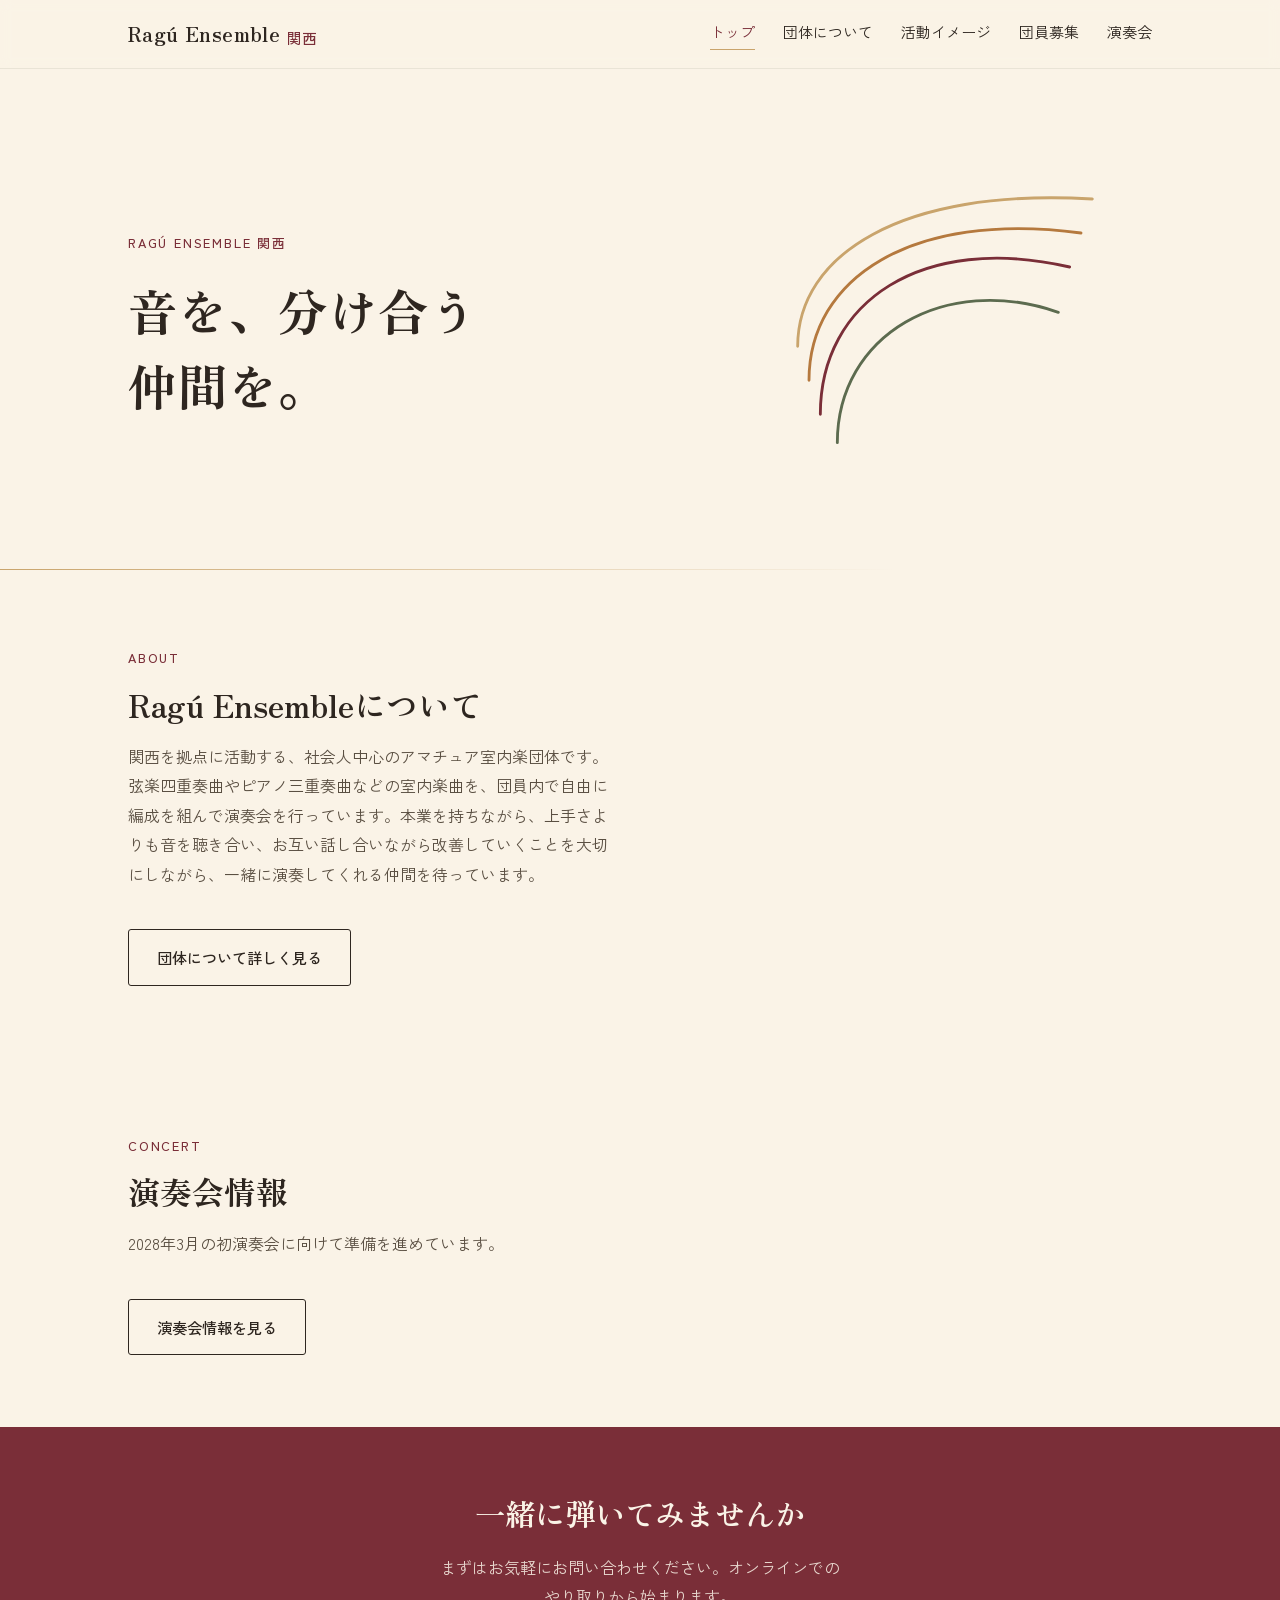
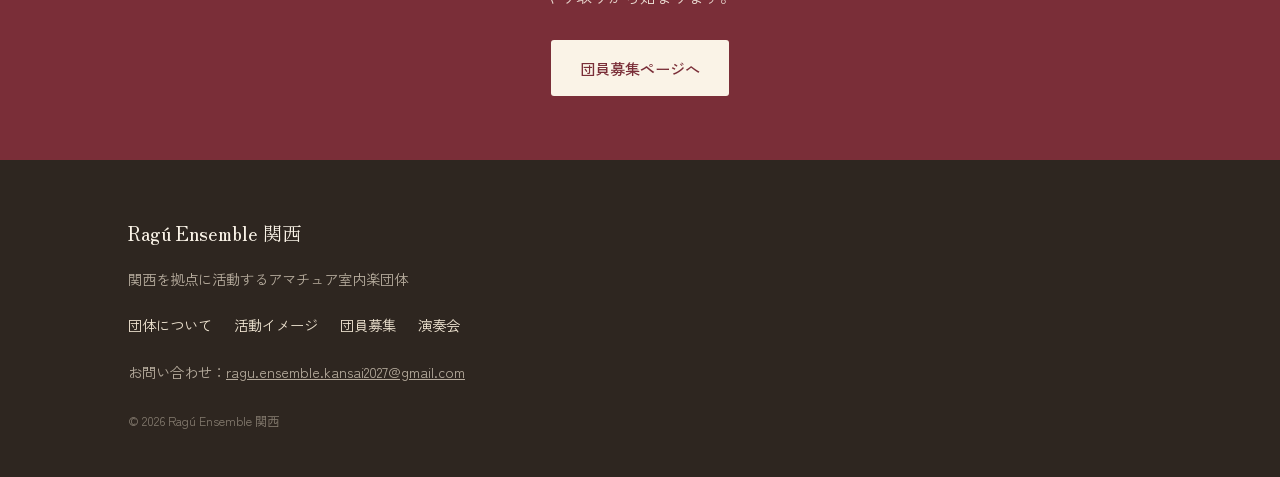
<file: index.html>
<!DOCTYPE html>
<html lang="ja">
<head>
<meta charset="UTF-8">
<meta name="viewport" content="width=device-width, initial-scale=1.0">
<title>Ragú Ensemble 関西｜アマチュア室内楽団体</title>
<meta name="description" content="関西を拠点に活動するアマチュア室内楽団体、Ragú Ensemble 関西の公式サイト。ヴァイオリン・ヴィオラ・チェロ・ピアノの団員を募集中です。">
<link rel="stylesheet" href="style.css">
</head>
<body>

<header>
  <div class="wrap header-inner">
    <a href="index.html" class="logo">Ragú Ensemble<span class="logo-sub">関西</span></a>
    <nav>
      <a href="index.html" class="active">トップ</a>
      <a href="about.html">団体について</a>
      <a href="flow.html">活動イメージ</a>
      <a href="recruit.html">団員募集</a>
      <a href="concert.html">演奏会</a>
    </nav>
  </div>
</header>

<section class="hero">
  <div class="wrap">
    <div>
      <span class="eyebrow">RAGÚ ENSEMBLE 関西</span>
      <h1>音を、分け合う<br>仲間を。</h1>
    </div>
    <div class="arcs-wrap">
      <svg class="arcs" viewBox="0 0 300 300" fill="none" xmlns="http://www.w3.org/2000/svg" role="img" aria-label="4つの声部が重なり合うアーチのイラスト">
        <path d="M40 220 C 40 120, 130 60, 260 90" />
        <path d="M30 190 C 30 100, 120 40, 270 60" />
        <path d="M55 245 C 55 150, 150 95, 250 130" />
        <path d="M20 160 C 20 80, 110 20, 280 30" />
      </svg>
    </div>
  </div>
</section>

<hr class="divider">

<section>
  <div class="wrap">
    <div class="section-head">
      <span class="eyebrow">ABOUT</span>
      <h2>Ragú Ensembleについて</h2>
      <p>関西を拠点に活動する、社会人中心のアマチュア室内楽団体です。弦楽四重奏曲やピアノ三重奏曲などの室内楽曲を、団員内で自由に編成を組んで演奏会を行っています。本業を持ちながら、上手さよりも音を聴き合い、お互い話し合いながら改善していくことを大切にしながら、一緒に演奏してくれる仲間を待っています。</p>
    </div>
    <a href="about.html" class="btn btn-ghost">団体について詳しく見る</a>
  </div>
</section>

<section>
  <div class="wrap">
    <div class="section-head">
      <span class="eyebrow">CONCERT</span>
      <h2>演奏会情報</h2>
      <p>2028年3月の初演奏会に向けて準備を進めています。</p>
    </div>
    <a href="concert.html" class="btn btn-ghost">演奏会情報を見る</a>
  </div>
</section>

<div class="cta-banner">
  <div class="wrap">
    <h2>一緒に弾いてみませんか</h2>
    <p>まずはお気軽にお問い合わせください。オンラインでのやり取りから始まります。</p>
    <a href="recruit.html" class="btn btn-primary">団員募集ページへ</a>
  </div>
</div>

<footer>
  <div class="wrap footer-inner">
    <div class="footer-brand">Ragú Ensemble 関西</div>
    <p>関西を拠点に活動するアマチュア室内楽団体</p>
    <div class="footer-links">
      <a href="about.html">団体について</a>
      <a href="flow.html">活動イメージ</a>
      <a href="recruit.html">団員募集</a>
      <a href="concert.html">演奏会</a>
    </div>
    <p class="footer-contact">お問い合わせ：<a href="mailto:ragu.ensemble.kansai2027@gmail.com" style="color: inherit; text-decoration: underline;">ragu.ensemble.kansai2027@gmail.com</a></p>
    <p class="footer-copy">© 2026 Ragú Ensemble 関西</p>
  </div>
</footer>

</body>
</html>
</file>
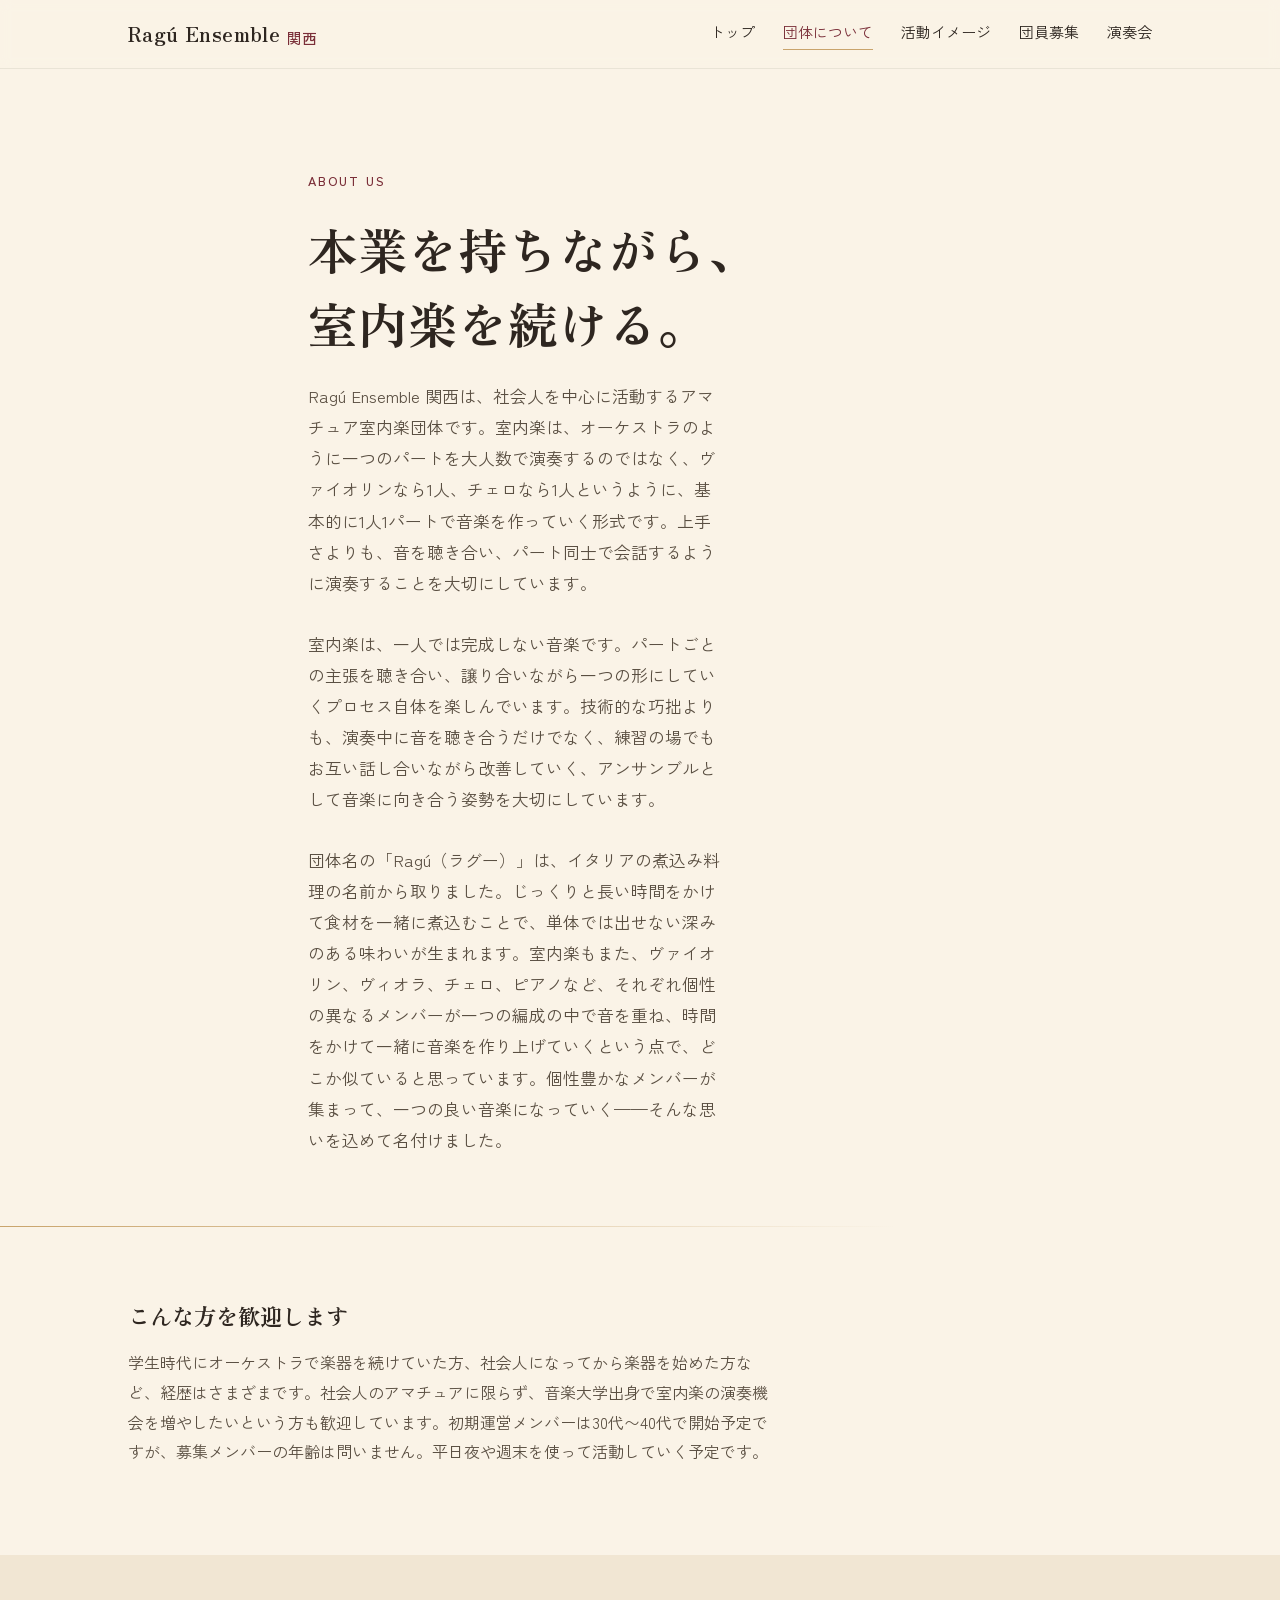
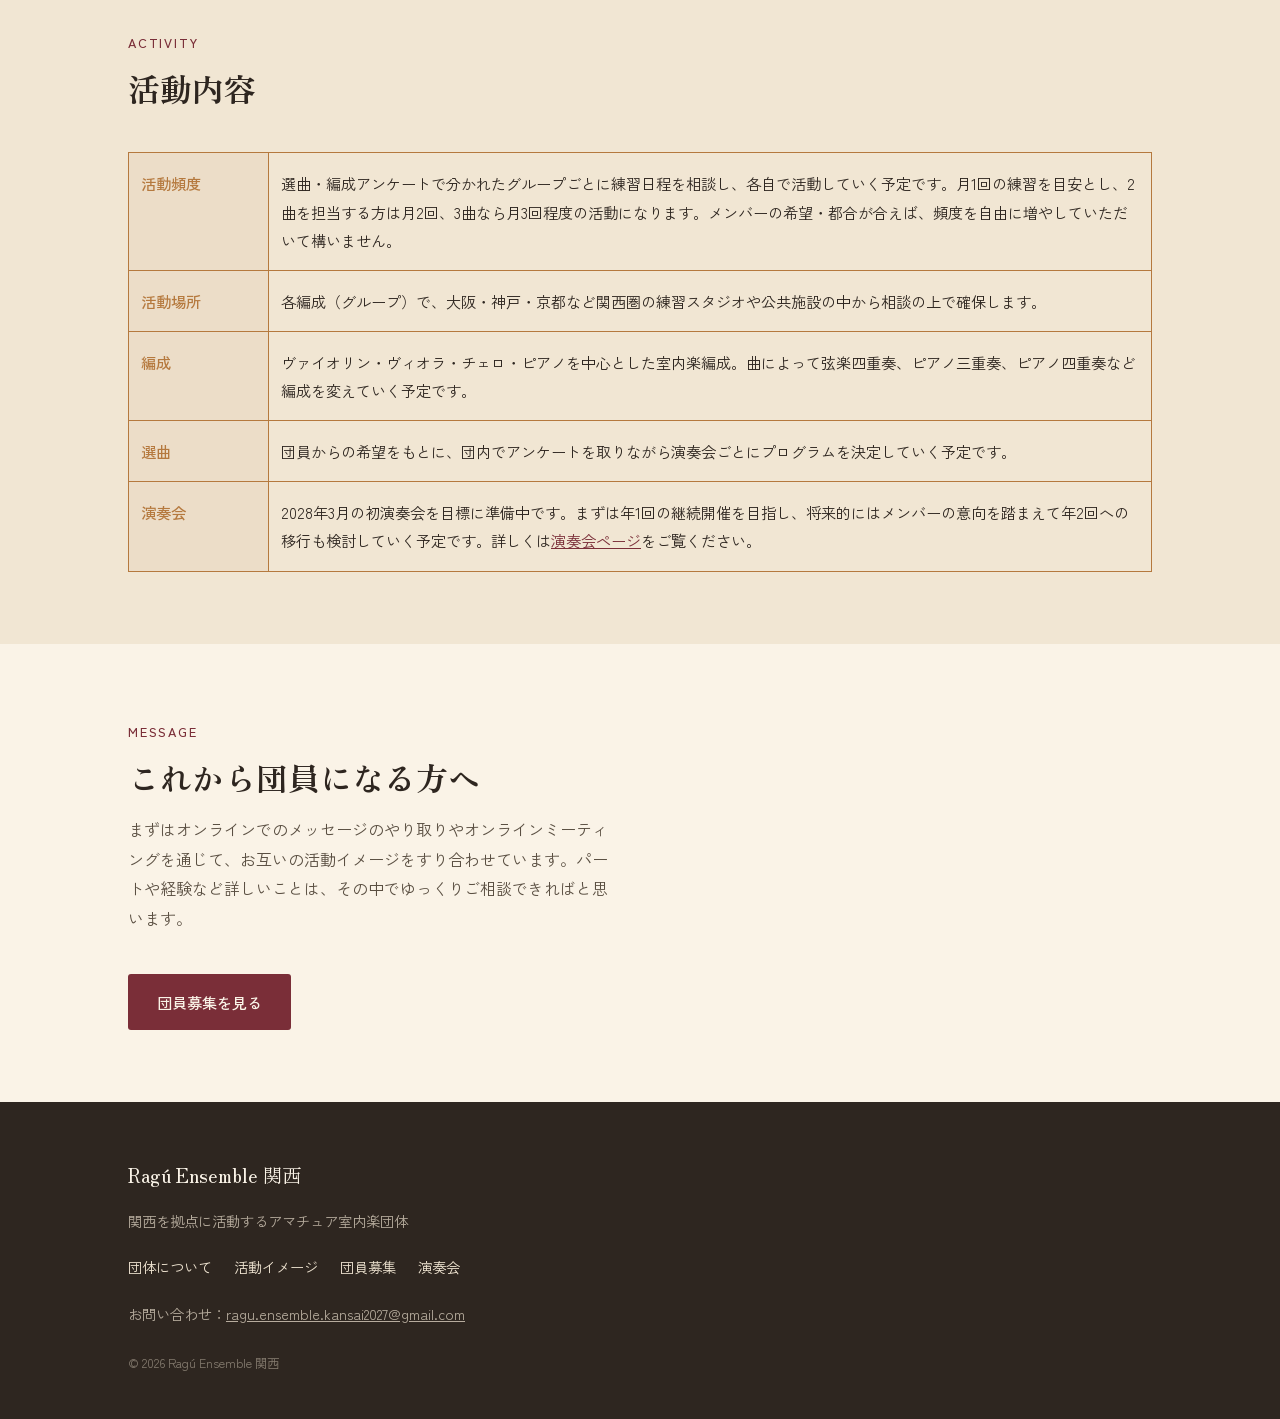
<file: about.html>
<!DOCTYPE html>
<html lang="ja">
<head>
<meta charset="UTF-8">
<meta name="viewport" content="width=device-width, initial-scale=1.0">
<title>団体について｜Ragú Ensemble 関西</title>
<meta name="description" content="Ragú Ensemble 関西の活動理念、活動内容、練習体制についてご紹介します。">
<link rel="stylesheet" href="style.css">
</head>
<body>

<header>
  <div class="wrap header-inner">
    <a href="index.html" class="logo">Ragú Ensemble<span class="logo-sub">関西</span></a>
    <nav>
      <a href="index.html">トップ</a>
      <a href="about.html" class="active">団体について</a>
      <a href="flow.html">活動イメージ</a>
      <a href="recruit.html">団員募集</a>
      <a href="concert.html">演奏会</a>
    </nav>
  </div>
</header>

<section class="hero" style="padding-bottom: 40px;">
  <div class="wrap" style="grid-template-columns: 1fr; max-width: 720px;">
    <div>
      <span class="eyebrow">ABOUT US</span>
      <h1>本業を持ちながら、<br>室内楽を続ける。</h1>
      <p class="lead">Ragú Ensemble 関西は、社会人を中心に活動するアマチュア室内楽団体です。室内楽は、オーケストラのように一つのパートを大人数で演奏するのではなく、ヴァイオリンなら1人、チェロなら1人というように、基本的に1人1パートで音楽を作っていく形式です。上手さよりも、音を聴き合い、パート同士で会話するように演奏することを大切にしています。</p>
      <p class="lead">室内楽は、一人では完成しない音楽です。パートごとの主張を聴き合い、譲り合いながら一つの形にしていくプロセス自体を楽しんでいます。技術的な巧拙よりも、演奏中に音を聴き合うだけでなく、練習の場でもお互い話し合いながら改善していく、アンサンブルとして音楽に向き合う姿勢を大切にしています。</p>
      <p class="lead">団体名の「Ragú（ラグー）」は、イタリアの煮込み料理の名前から取りました。じっくりと長い時間をかけて食材を一緒に煮込むことで、単体では出せない深みのある味わいが生まれます。室内楽もまた、ヴァイオリン、ヴィオラ、チェロ、ピアノなど、それぞれ個性の異なるメンバーが一つの編成の中で音を重ね、時間をかけて一緒に音楽を作り上げていくという点で、どこか似ていると思っています。個性豊かなメンバーが集まって、一つの良い音楽になっていく——そんな思いを込めて名付けました。</p>
    </div>
  </div>
</section>

<hr class="divider">

<section>
  <div class="wrap">
    <div style="max-width: 640px;">
      <h2 style="font-size: 1.4rem; margin-bottom: 16px;">こんな方を歓迎します</h2>
      <p style="color: var(--ink-soft);">学生時代にオーケストラで楽器を続けていた方、社会人になってから楽器を始めた方など、経歴はさまざまです。社会人のアマチュアに限らず、音楽大学出身で室内楽の演奏機会を増やしたいという方も歓迎しています。初期運営メンバーは30代〜40代で開始予定ですが、募集メンバーの年齢は問いません。平日夜や週末を使って活動していく予定です。</p>
    </div>
  </div>
</section>

<section class="section-alt">
  <div class="wrap">
    <div class="section-head">
      <span class="eyebrow">ACTIVITY</span>
      <h2>活動内容</h2>
    </div>
    <table class="info-table">
      <tr>
        <th>活動頻度</th>
        <td>選曲・編成アンケートで分かれたグループごとに練習日程を相談し、各自で活動していく予定です。月1回の練習を目安とし、2曲を担当する方は月2回、3曲なら月3回程度の活動になります。メンバーの希望・都合が合えば、頻度を自由に増やしていただいて構いません。</td>
      </tr>
      <tr>
        <th>活動場所</th>
        <td>各編成（グループ）で、大阪・神戸・京都など関西圏の練習スタジオや公共施設の中から相談の上で確保します。</td>
      </tr>
      <tr>
        <th>編成</th>
        <td>ヴァイオリン・ヴィオラ・チェロ・ピアノを中心とした室内楽編成。曲によって弦楽四重奏、ピアノ三重奏、ピアノ四重奏など編成を変えていく予定です。</td>
      </tr>
      <tr>
        <th>選曲</th>
        <td>団員からの希望をもとに、団内でアンケートを取りながら演奏会ごとにプログラムを決定していく予定です。</td>
      </tr>
      <tr>
        <th>演奏会</th>
        <td>2028年3月の初演奏会を目標に準備中です。まずは年1回の継続開催を目指し、将来的にはメンバーの意向を踏まえて年2回への移行も検討していく予定です。詳しくは<a href="concert.html" style="color: var(--wine); text-decoration: underline;">演奏会ページ</a>をご覧ください。</td>
      </tr>
    </table>
  </div>
</section>

<section>
  <div class="wrap">
    <div class="section-head">
      <span class="eyebrow">MESSAGE</span>
      <h2>これから団員になる方へ</h2>
      <p>まずはオンラインでのメッセージのやり取りやオンラインミーティングを通じて、お互いの活動イメージをすり合わせています。パートや経験など詳しいことは、その中でゆっくりご相談できればと思います。</p>
    </div>
    <a href="recruit.html" class="btn btn-primary">団員募集を見る</a>
  </div>
</section>

<footer>
  <div class="wrap footer-inner">
    <div class="footer-brand">Ragú Ensemble 関西</div>
    <p>関西を拠点に活動するアマチュア室内楽団体</p>
    <div class="footer-links">
      <a href="about.html">団体について</a>
      <a href="flow.html">活動イメージ</a>
      <a href="recruit.html">団員募集</a>
      <a href="concert.html">演奏会</a>
    </div>
    <p class="footer-contact">お問い合わせ：<a href="mailto:ragu.ensemble.kansai2027@gmail.com" style="color: inherit; text-decoration: underline;">ragu.ensemble.kansai2027@gmail.com</a></p>
    <p class="footer-copy">© 2026 Ragú Ensemble 関西</p>
  </div>
</footer>

</body>
</html>
</file>
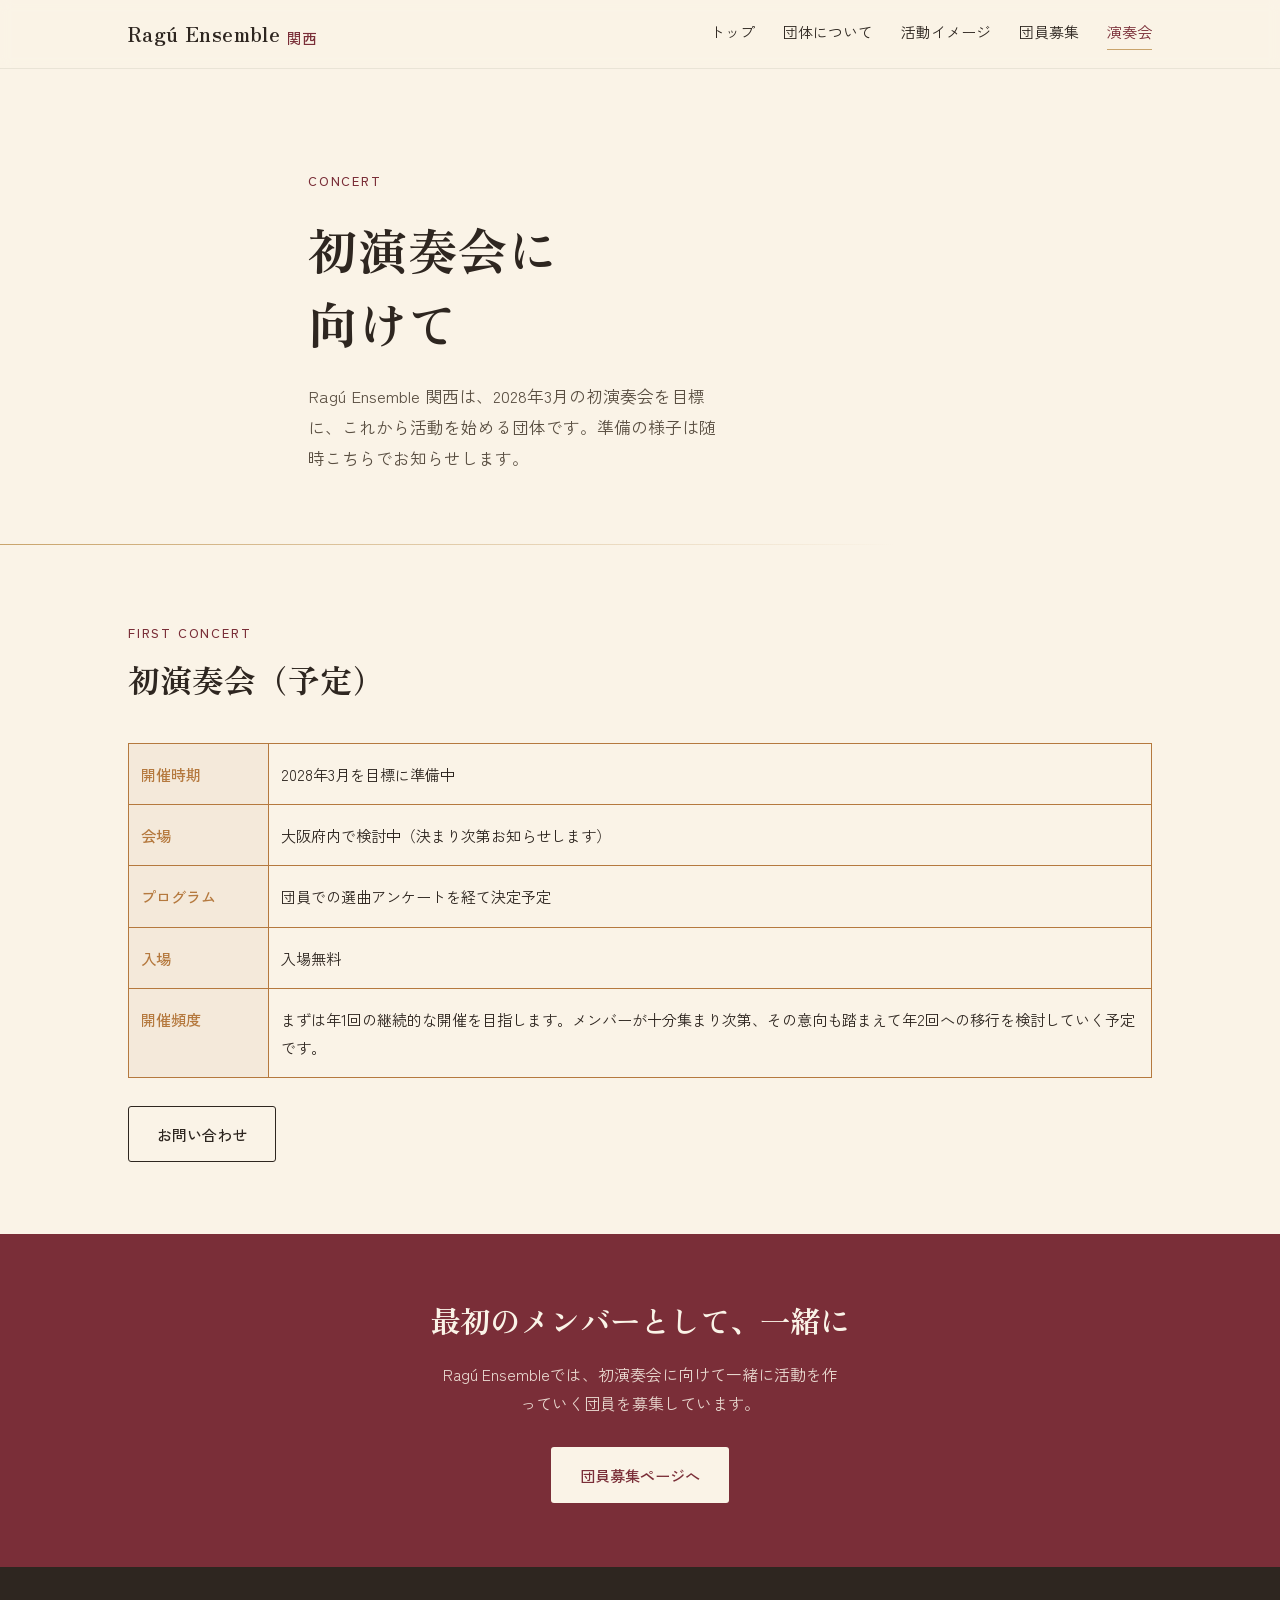
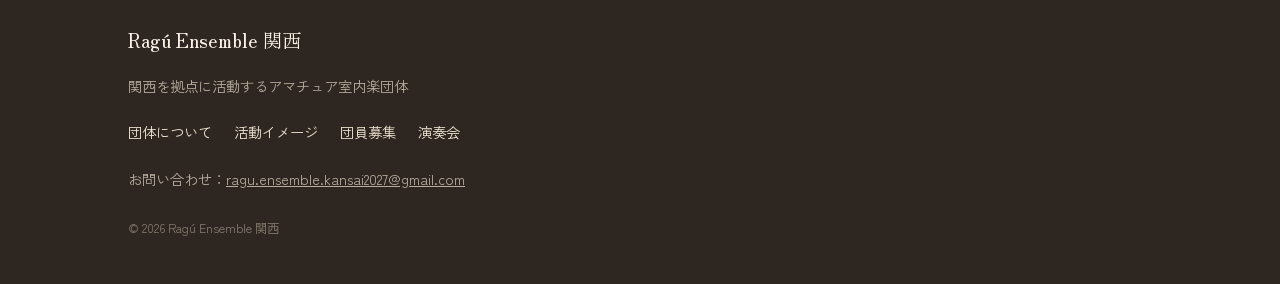
<file: concert.html>
<!DOCTYPE html>
<html lang="ja">
<head>
<meta charset="UTF-8">
<meta name="viewport" content="width=device-width, initial-scale=1.0">
<title>演奏会情報｜Ragú Ensemble 関西</title>
<meta name="description" content="Ragú Ensemble 関西の演奏会情報。2028年3月の初演奏会に向けた準備状況をご紹介します。">
<link rel="stylesheet" href="style.css">
</head>
<body>

<header>
  <div class="wrap header-inner">
    <a href="index.html" class="logo">Ragú Ensemble<span class="logo-sub">関西</span></a>
    <nav>
      <a href="index.html">トップ</a>
      <a href="about.html">団体について</a>
      <a href="flow.html">活動イメージ</a>
      <a href="recruit.html">団員募集</a>
      <a href="concert.html" class="active">演奏会</a>
    </nav>
  </div>
</header>

<section class="hero" style="padding-bottom: 40px;">
  <div class="wrap" style="grid-template-columns: 1fr; max-width: 720px;">
    <div>
      <span class="eyebrow">CONCERT</span>
      <h1>初演奏会に<br>向けて</h1>
      <p class="lead">Ragú Ensemble 関西は、2028年3月の初演奏会を目標に、これから活動を始める団体です。準備の様子は随時こちらでお知らせします。</p>
    </div>
  </div>
</section>

<hr class="divider">

<section>
  <div class="wrap">
    <div class="section-head">
      <span class="eyebrow">FIRST CONCERT</span>
      <h2>初演奏会（予定）</h2>
    </div>
    <table class="info-table">
      <tr>
        <th>開催時期</th>
        <td>2028年3月を目標に準備中</td>
      </tr>
      <tr>
        <th>会場</th>
        <td>大阪府内で検討中（決まり次第お知らせします）</td>
      </tr>
      <tr>
        <th>プログラム</th>
        <td>団員での選曲アンケートを経て決定予定</td>
      </tr>
      <tr>
        <th>入場</th>
        <td>入場無料</td>
      </tr>
      <tr>
        <th>開催頻度</th>
        <td>まずは年1回の継続的な開催を目指します。メンバーが十分集まり次第、その意向も踏まえて年2回への移行を検討していく予定です。</td>
      </tr>
    </table>
    <div style="margin-top: 28px;">
      <a href="mailto:ragu.ensemble.kansai2027@gmail.com" class="btn btn-ghost">お問い合わせ</a>
    </div>
  </div>
</section>

<div class="cta-banner">
  <div class="wrap">
    <h2>最初のメンバーとして、一緒に</h2>
    <p>Ragú Ensembleでは、初演奏会に向けて一緒に活動を作っていく団員を募集しています。</p>
    <a href="recruit.html" class="btn btn-primary">団員募集ページへ</a>
  </div>
</div>

<footer>
  <div class="wrap footer-inner">
    <div class="footer-brand">Ragú Ensemble 関西</div>
    <p>関西を拠点に活動するアマチュア室内楽団体</p>
    <div class="footer-links">
      <a href="about.html">団体について</a>
      <a href="flow.html">活動イメージ</a>
      <a href="recruit.html">団員募集</a>
      <a href="concert.html">演奏会</a>
    </div>
    <p class="footer-contact">お問い合わせ：<a href="mailto:ragu.ensemble.kansai2027@gmail.com" style="color: inherit; text-decoration: underline;">ragu.ensemble.kansai2027@gmail.com</a></p>
    <p class="footer-copy">© 2026 Ragú Ensemble 関西</p>
  </div>
</footer>

</body>
</html>
</file>
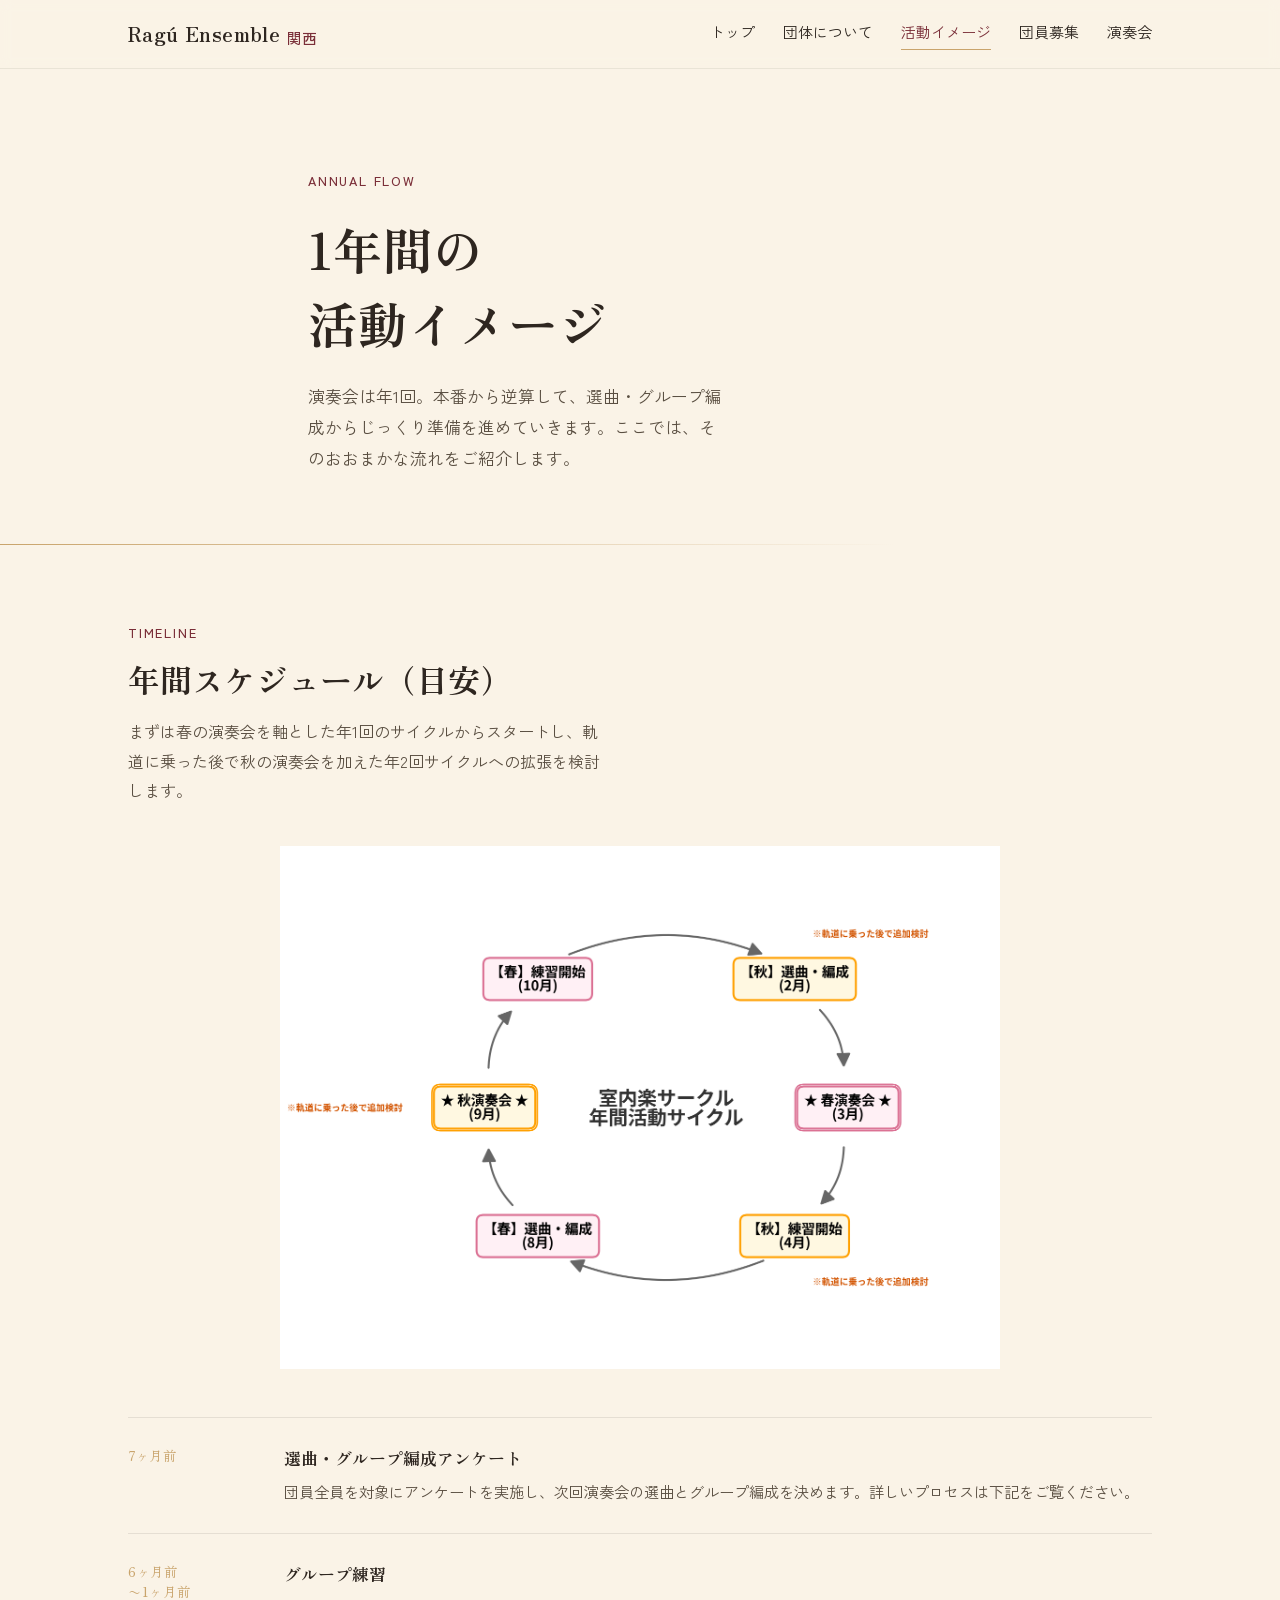
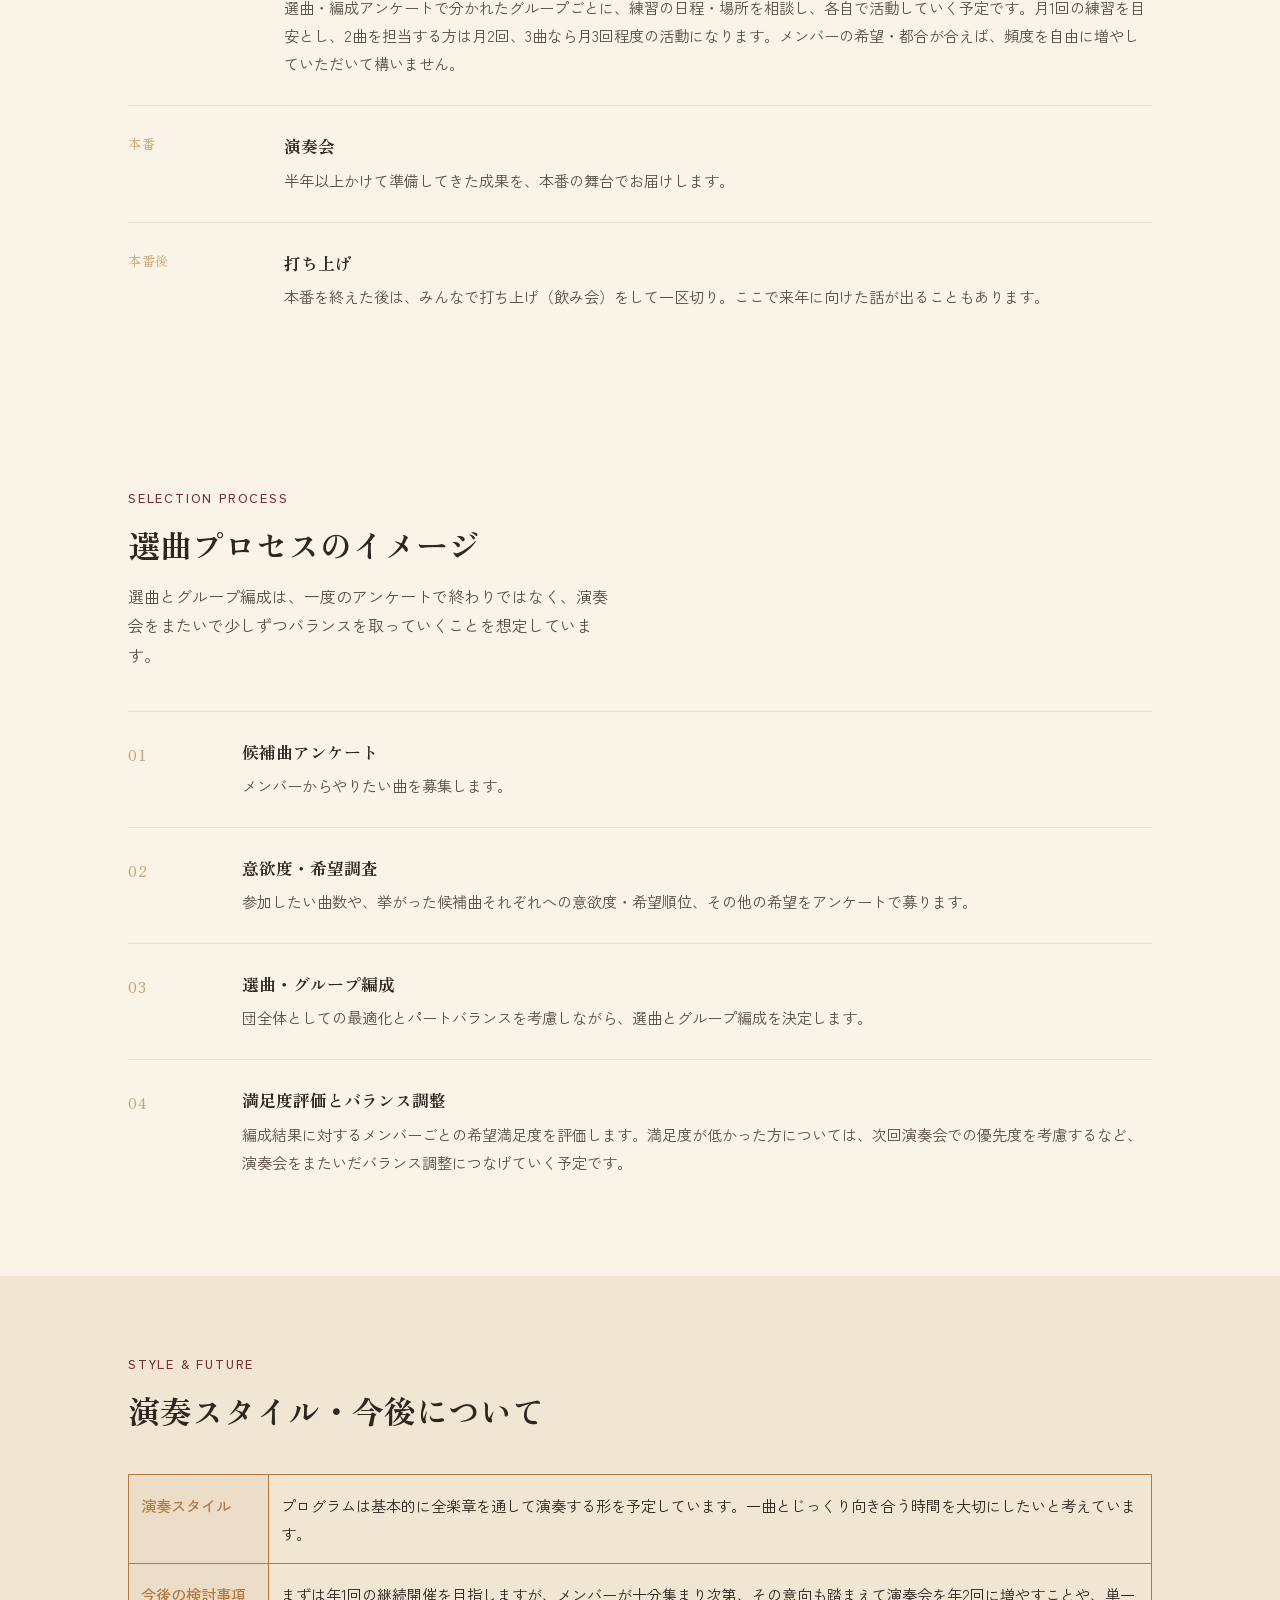
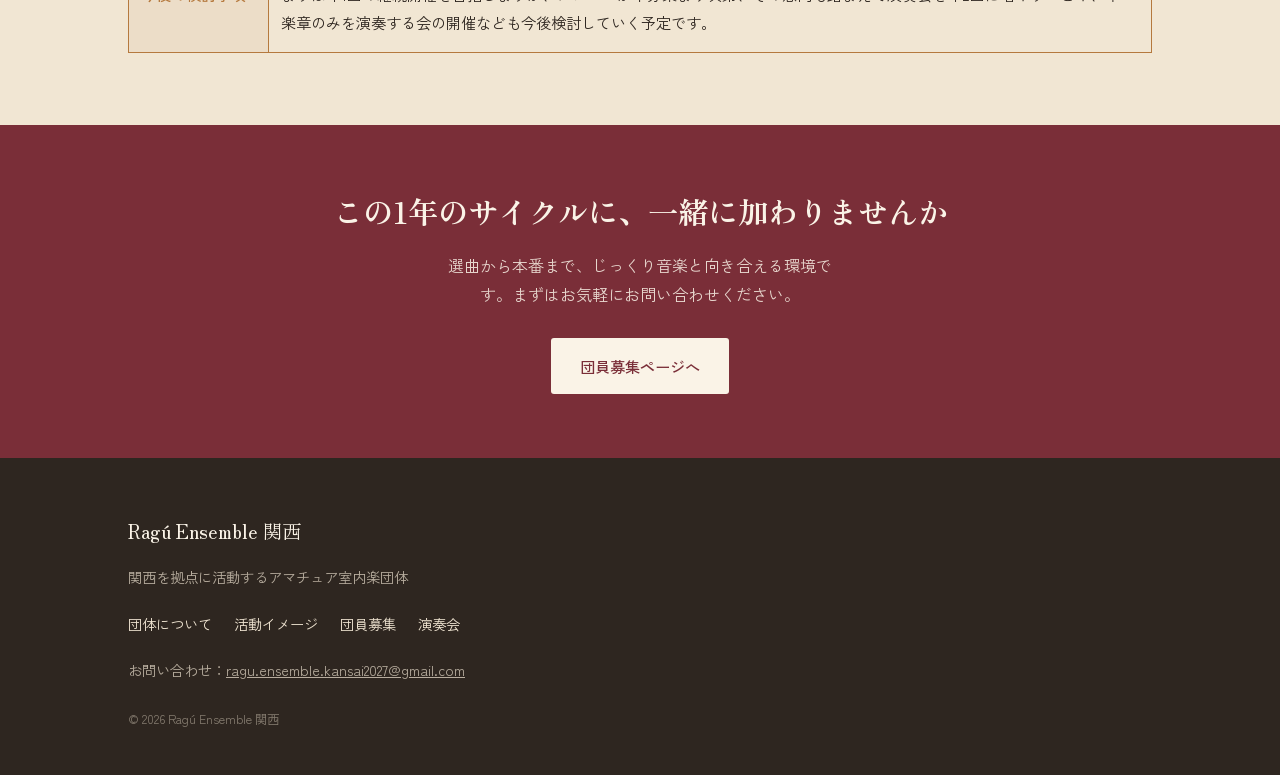
<file: flow.html>
<!DOCTYPE html>
<html lang="ja">
<head>
<meta charset="UTF-8">
<meta name="viewport" content="width=device-width, initial-scale=1.0">
<title>活動イメージ｜Ragú Ensemble 関西</title>
<meta name="description" content="Ragú Ensemble 関西の年間活動スケジュール。選曲アンケートからグループ練習、演奏会までの流れをご紹介します。">
<link rel="stylesheet" href="style.css">
</head>
<body>

<header>
  <div class="wrap header-inner">
    <a href="index.html" class="logo">Ragú Ensemble<span class="logo-sub">関西</span></a>
    <nav>
      <a href="index.html">トップ</a>
      <a href="about.html">団体について</a>
      <a href="flow.html" class="active">活動イメージ</a>
      <a href="recruit.html">団員募集</a>
      <a href="concert.html">演奏会</a>
    </nav>
  </div>
</header>

<section class="hero" style="padding-bottom: 40px;">
  <div class="wrap" style="grid-template-columns: 1fr; max-width: 720px;">
    <div>
      <span class="eyebrow">ANNUAL FLOW</span>
      <h1>1年間の<br>活動イメージ</h1>
      <p class="lead">演奏会は年1回。本番から逆算して、選曲・グループ編成からじっくり準備を進めていきます。ここでは、そのおおまかな流れをご紹介します。</p>
    </div>
  </div>
</section>

<hr class="divider">

<section>
  <div class="wrap">
    <div class="section-head">
      <span class="eyebrow">TIMELINE</span>
      <h2>年間スケジュール（目安）</h2>
      <p>まずは春の演奏会を軸とした年1回のサイクルからスタートし、軌道に乗った後で秋の演奏会を加えた年2回サイクルへの拡張を検討します。</p>
    </div>

    <div class="cycle-diagram-wrap">
      <img src="annual-cycle.png" alt="年間活動サイクル図。春トラックは10月に練習開始、3月に春演奏会、8月に選曲・編成を行う年1回の基本サイクル。軌道に乗った後の検討事項として、2月に選曲・編成、9月に秋演奏会、4月に練習開始を行う秋トラックを追加し、年2回サイクルへ拡張することを検討する。" class="cycle-diagram-img" />
    </div>

    <div class="steps">
      <div class="step step-wide">
        <div class="step-label wide">7ヶ月前</div>
        <div>
          <h3>選曲・グループ編成アンケート</h3>
          <p>団員全員を対象にアンケートを実施し、次回演奏会の選曲とグループ編成を決めます。詳しいプロセスは下記をご覧ください。</p>
        </div>
      </div>

      <div class="step step-wide">
        <div class="step-label wide">6ヶ月前<br>〜1ヶ月前</div>
        <div>
          <h3>グループ練習</h3>
          <p>選曲・編成アンケートで分かれたグループごとに、練習の日程・場所を相談し、各自で活動していく予定です。月1回の練習を目安とし、2曲を担当する方は月2回、3曲なら月3回程度の活動になります。メンバーの希望・都合が合えば、頻度を自由に増やしていただいて構いません。</p>
        </div>
      </div>

      <div class="step step-wide">
        <div class="step-label wide">本番</div>
        <div>
          <h3>演奏会</h3>
          <p>半年以上かけて準備してきた成果を、本番の舞台でお届けします。</p>
        </div>
      </div>

      <div class="step step-wide step-final">
        <div class="step-label wide">本番後</div>
        <div>
          <h3>打ち上げ</h3>
          <p>本番を終えた後は、みんなで打ち上げ（飲み会）をして一区切り。ここで来年に向けた話が出ることもあります。</p>
        </div>
      </div>
    </div>
  </div>
</section>

<section>
  <div class="wrap">
    <div class="section-head">
      <span class="eyebrow">SELECTION PROCESS</span>
      <h2>選曲プロセスのイメージ</h2>
      <p>選曲とグループ編成は、一度のアンケートで終わりではなく、演奏会をまたいで少しずつバランスを取っていくことを想定しています。</p>
    </div>
    <div class="steps">
      <div class="step">
        <div class="step-label">01</div>
        <div>
          <h3>候補曲アンケート</h3>
          <p>メンバーからやりたい曲を募集します。</p>
        </div>
      </div>
      <div class="step">
        <div class="step-label">02</div>
        <div>
          <h3>意欲度・希望調査</h3>
          <p>参加したい曲数や、挙がった候補曲それぞれへの意欲度・希望順位、その他の希望をアンケートで募ります。</p>
        </div>
      </div>
      <div class="step">
        <div class="step-label">03</div>
        <div>
          <h3>選曲・グループ編成</h3>
          <p>団全体としての最適化とパートバランスを考慮しながら、選曲とグループ編成を決定します。</p>
        </div>
      </div>
      <div class="step step-final">
        <div class="step-label">04</div>
        <div>
          <h3>満足度評価とバランス調整</h3>
          <p>編成結果に対するメンバーごとの希望満足度を評価します。満足度が低かった方については、次回演奏会での優先度を考慮するなど、演奏会をまたいだバランス調整につなげていく予定です。</p>
        </div>
      </div>
    </div>
  </div>
</section>

<section class="section-alt">
  <div class="wrap">
    <div class="section-head">
      <span class="eyebrow">STYLE & FUTURE</span>
      <h2>演奏スタイル・今後について</h2>
    </div>
    <table class="info-table">
      <tr>
        <th>演奏スタイル</th>
        <td>プログラムは基本的に全楽章を通して演奏する形を予定しています。一曲とじっくり向き合う時間を大切にしたいと考えています。</td>
      </tr>
      <tr>
        <th>今後の検討事項</th>
        <td>まずは年1回の継続開催を目指しますが、メンバーが十分集まり次第、その意向も踏まえて演奏会を年2回に増やすことや、単一楽章のみを演奏する会の開催なども今後検討していく予定です。</td>
      </tr>
    </table>
  </div>
</section>

<div class="cta-banner">
  <div class="wrap">
    <h2>この1年のサイクルに、一緒に加わりませんか</h2>
    <p>選曲から本番まで、じっくり音楽と向き合える環境です。まずはお気軽にお問い合わせください。</p>
    <a href="recruit.html" class="btn btn-primary">団員募集ページへ</a>
  </div>
</div>

<footer>
  <div class="wrap footer-inner">
    <div class="footer-brand">Ragú Ensemble 関西</div>
    <p>関西を拠点に活動するアマチュア室内楽団体</p>
    <div class="footer-links">
      <a href="about.html">団体について</a>
      <a href="flow.html">活動イメージ</a>
      <a href="recruit.html">団員募集</a>
      <a href="concert.html">演奏会</a>
    </div>
    <p class="footer-contact">お問い合わせ：<a href="mailto:ragu.ensemble.kansai2027@gmail.com" style="color: inherit; text-decoration: underline;">ragu.ensemble.kansai2027@gmail.com</a></p>
    <p class="footer-copy">© 2026 Ragú Ensemble 関西</p>
  </div>
</footer>

</body>
</html>
</file>
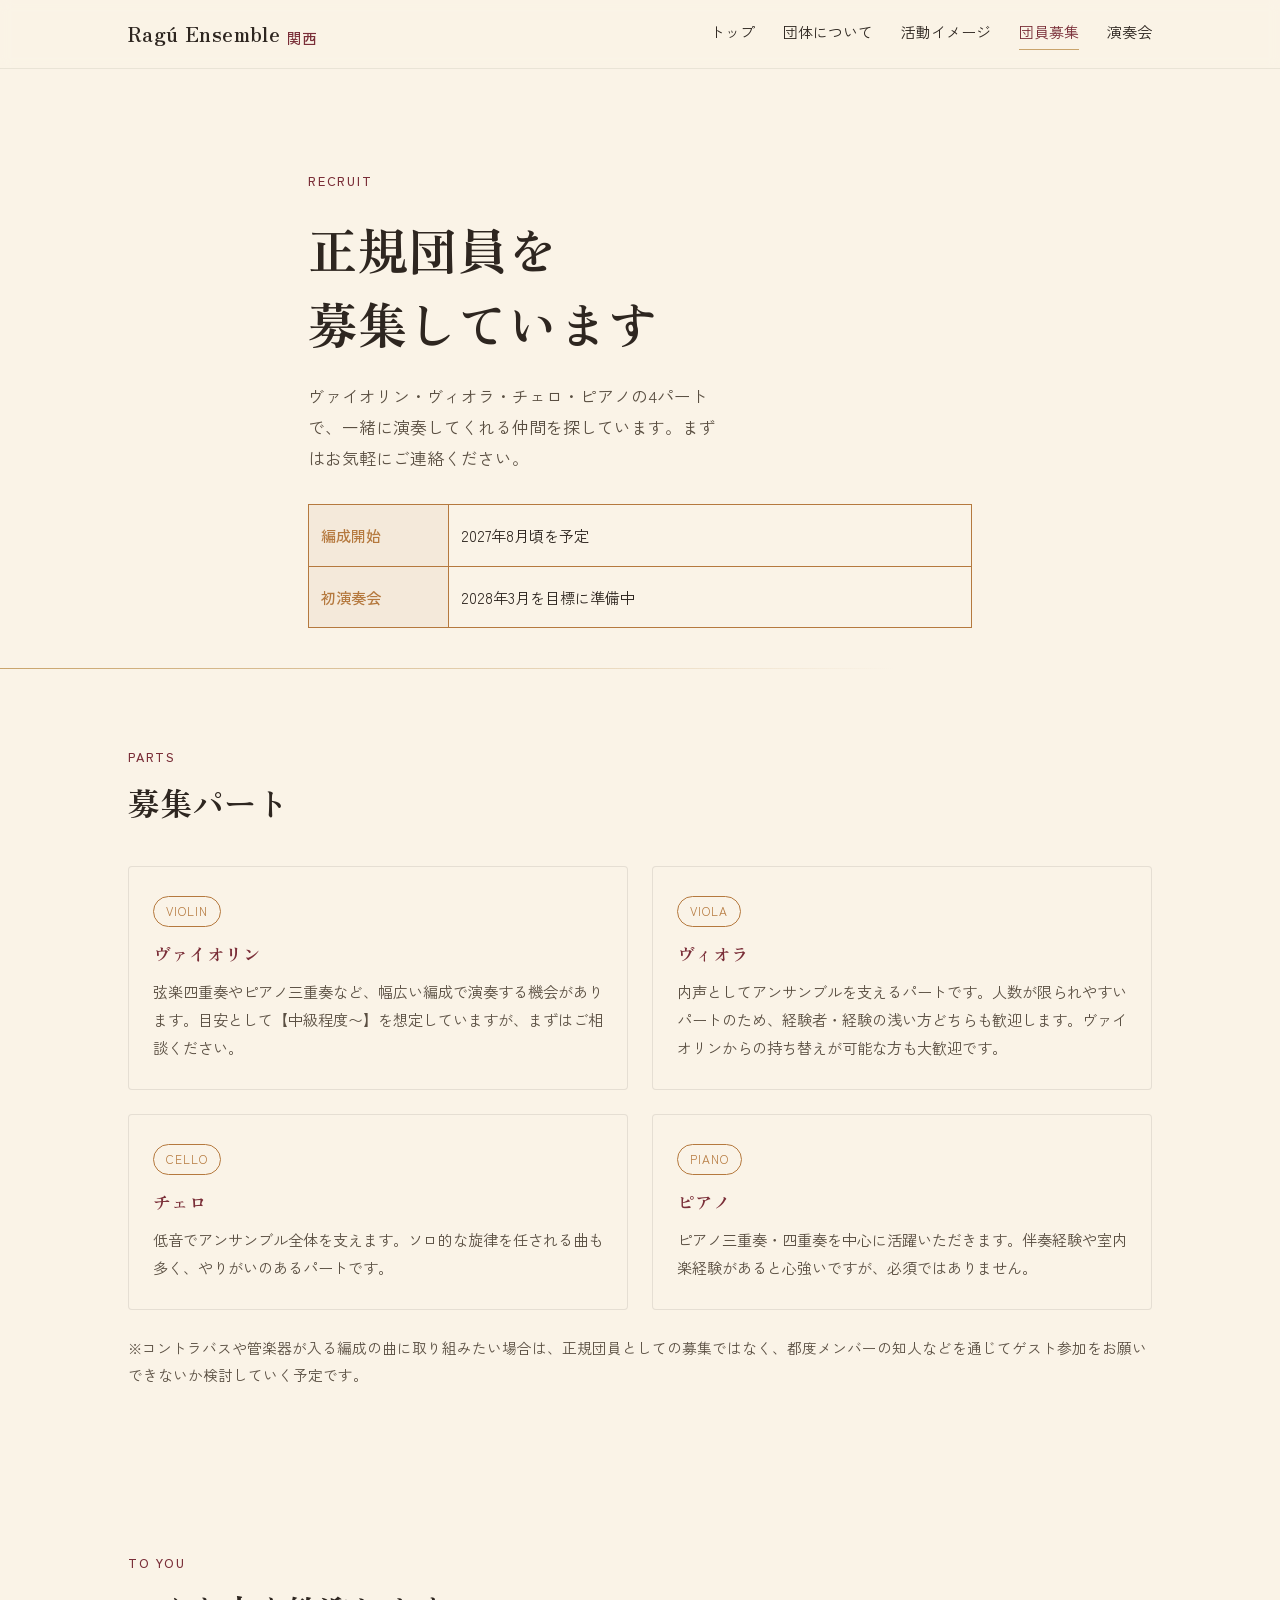
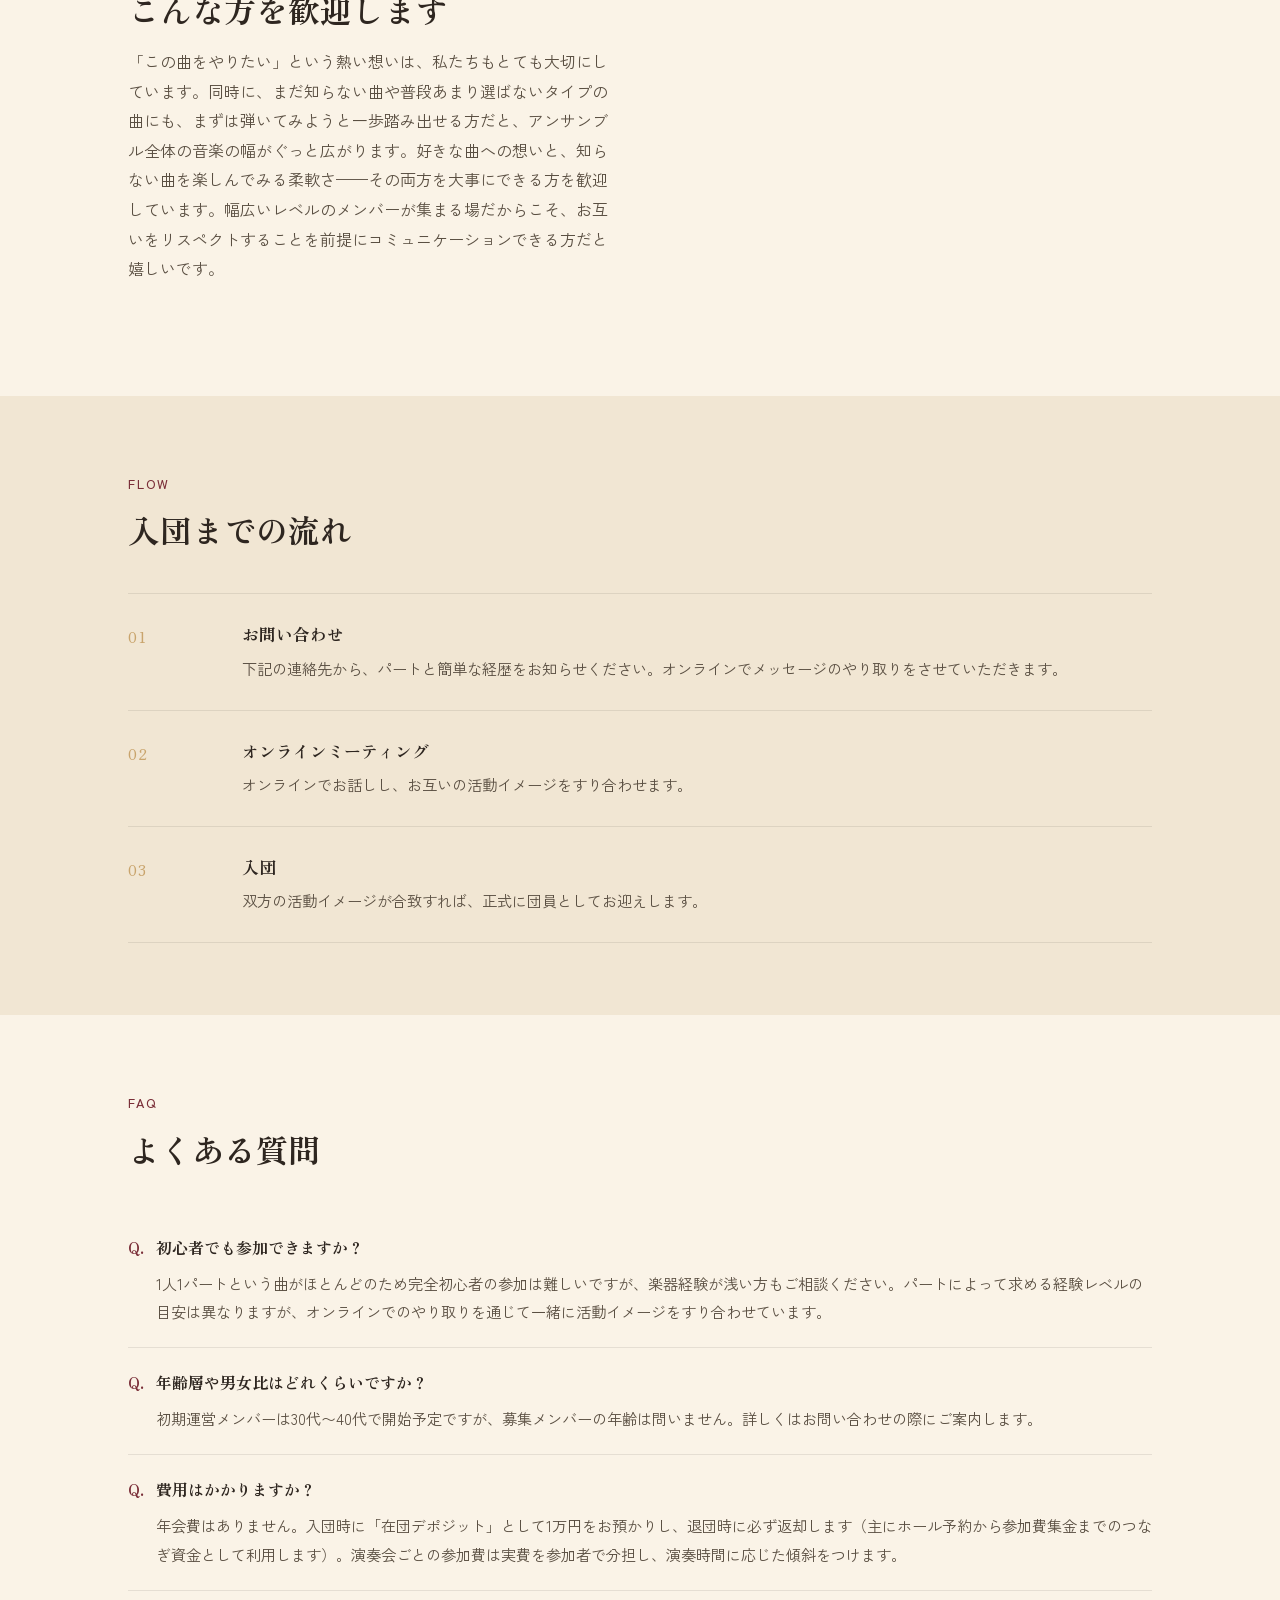
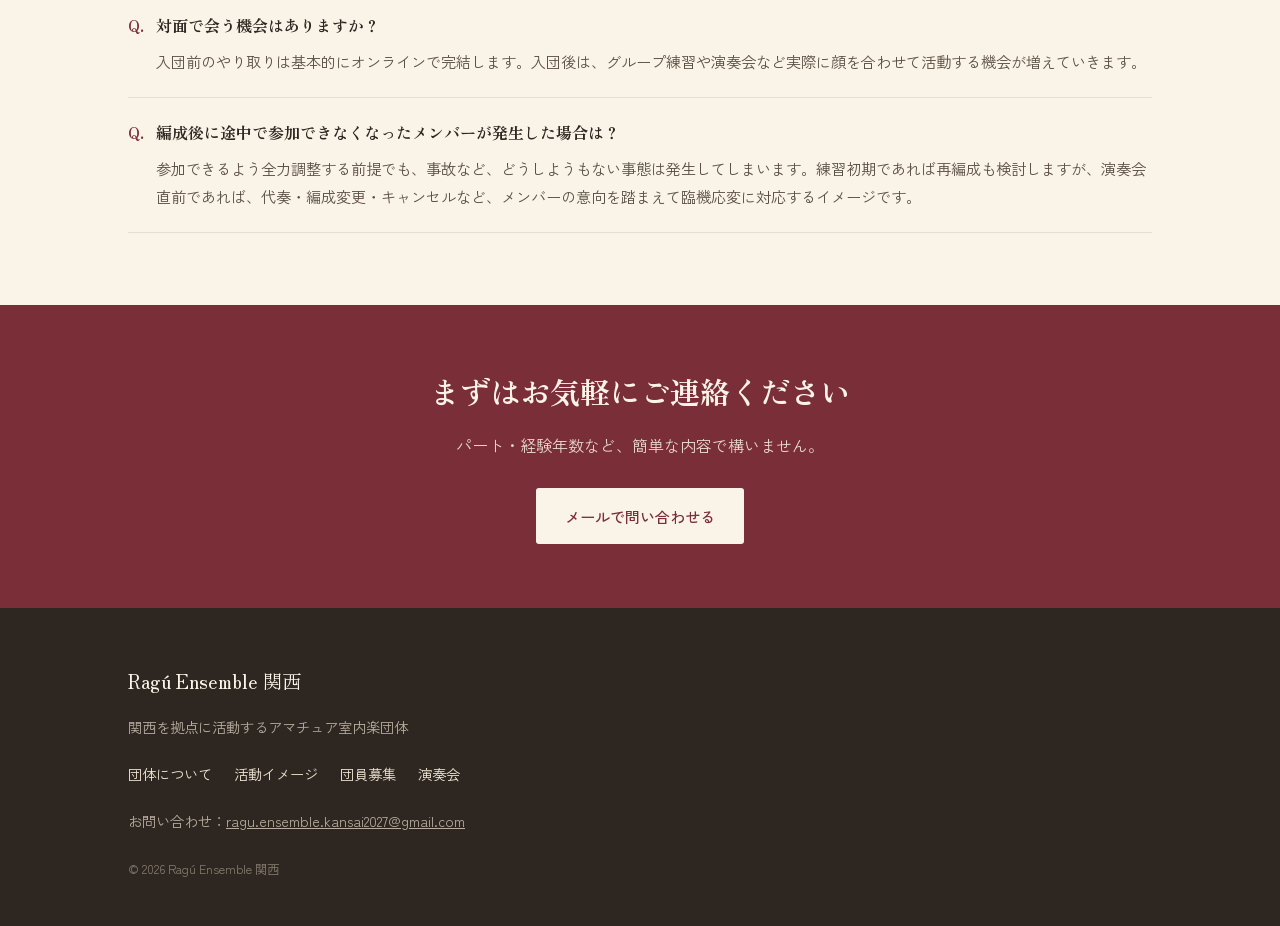
<file: recruit.html>
<!DOCTYPE html>
<html lang="ja">
<head>
<meta charset="UTF-8">
<meta name="viewport" content="width=device-width, initial-scale=1.0">
<title>団員募集｜Ragú Ensemble 関西</title>
<meta name="description" content="Ragú Ensemble 関西では、2027年8月頃の編成開始・2028年3月の初演奏会を目指し、ヴァイオリン・ヴィオラ・チェロ・ピアノの正規団員を募集しています。">
<link rel="stylesheet" href="style.css">
</head>
<body>

<header>
  <div class="wrap header-inner">
    <a href="index.html" class="logo">Ragú Ensemble<span class="logo-sub">関西</span></a>
    <nav>
      <a href="index.html">トップ</a>
      <a href="about.html">団体について</a>
      <a href="flow.html">活動イメージ</a>
      <a href="recruit.html" class="active">団員募集</a>
      <a href="concert.html">演奏会</a>
    </nav>
  </div>
</header>

<section class="hero" style="padding-bottom: 40px;">
  <div class="wrap" style="grid-template-columns: 1fr; max-width: 720px;">
    <div>
      <span class="eyebrow">RECRUIT</span>
      <h1>正規団員を<br>募集しています</h1>
      <p class="lead">ヴァイオリン・ヴィオラ・チェロ・ピアノの4パートで、一緒に演奏してくれる仲間を探しています。まずはお気軽にご連絡ください。</p>
      <table class="info-table" style="margin-top: 8px;">
        <tr>
          <th>編成開始</th>
          <td>2027年8月頃を予定</td>
        </tr>
        <tr>
          <th>初演奏会</th>
          <td>2028年3月を目標に準備中</td>
        </tr>
      </table>
    </div>
  </div>
</section>

<hr class="divider">

<section>
  <div class="wrap">
    <div class="section-head">
      <span class="eyebrow">PARTS</span>
      <h2>募集パート</h2>
    </div>
    <div class="grid grid-2">
      <div class="card">
        <span class="part-tag">VIOLIN</span>
        <h3>ヴァイオリン</h3>
        <p>弦楽四重奏やピアノ三重奏など、幅広い編成で演奏する機会があります。目安として【中級程度〜】を想定していますが、まずはご相談ください。</p>
      </div>
      <div class="card">
        <span class="part-tag">VIOLA</span>
        <h3>ヴィオラ</h3>
        <p>内声としてアンサンブルを支えるパートです。人数が限られやすいパートのため、経験者・経験の浅い方どちらも歓迎します。ヴァイオリンからの持ち替えが可能な方も大歓迎です。</p>
      </div>
      <div class="card">
        <span class="part-tag">CELLO</span>
        <h3>チェロ</h3>
        <p>低音でアンサンブル全体を支えます。ソロ的な旋律を任される曲も多く、やりがいのあるパートです。</p>
      </div>
      <div class="card">
        <span class="part-tag">PIANO</span>
        <h3>ピアノ</h3>
        <p>ピアノ三重奏・四重奏を中心に活躍いただきます。伴奏経験や室内楽経験があると心強いですが、必須ではありません。</p>
      </div>
    </div>
    <p style="color: var(--ink-soft); font-size: 0.92rem; margin-top: 24px;">※コントラバスや管楽器が入る編成の曲に取り組みたい場合は、正規団員としての募集ではなく、都度メンバーの知人などを通じてゲスト参加をお願いできないか検討していく予定です。</p>
  </div>
</section>

<section>
  <div class="wrap">
    <div class="section-head">
      <span class="eyebrow">TO YOU</span>
      <h2>こんな方を歓迎します</h2>
      <p>「この曲をやりたい」という熱い想いは、私たちもとても大切にしています。同時に、まだ知らない曲や普段あまり選ばないタイプの曲にも、まずは弾いてみようと一歩踏み出せる方だと、アンサンブル全体の音楽の幅がぐっと広がります。好きな曲への想いと、知らない曲を楽しんでみる柔軟さ——その両方を大事にできる方を歓迎しています。幅広いレベルのメンバーが集まる場だからこそ、お互いをリスペクトすることを前提にコミュニケーションできる方だと嬉しいです。</p>
    </div>
  </div>
</section>

<section class="section-alt">
  <div class="wrap">
    <div class="section-head">
      <span class="eyebrow">FLOW</span>
      <h2>入団までの流れ</h2>
    </div>
    <div class="steps">
      <div class="step">
        <div class="step-label">01</div>
        <div>
          <h3>お問い合わせ</h3>
          <p>下記の連絡先から、パートと簡単な経歴をお知らせください。オンラインでメッセージのやり取りをさせていただきます。</p>
        </div>
      </div>
      <div class="step">
        <div class="step-label">02</div>
        <div>
          <h3>オンラインミーティング</h3>
          <p>オンラインでお話しし、お互いの活動イメージをすり合わせます。</p>
        </div>
      </div>
      <div class="step">
        <div class="step-label">03</div>
        <div>
          <h3>入団</h3>
          <p>双方の活動イメージが合致すれば、正式に団員としてお迎えします。</p>
        </div>
      </div>
    </div>
  </div>
</section>

<section>
  <div class="wrap">
    <div class="section-head">
      <span class="eyebrow">FAQ</span>
      <h2>よくある質問</h2>
    </div>
    <div class="faq-item">
      <h3><span class="q-mark">Q.</span>初心者でも参加できますか？</h3>
      <p>1人1パートという曲がほとんどのため完全初心者の参加は難しいですが、楽器経験が浅い方もご相談ください。パートによって求める経験レベルの目安は異なりますが、オンラインでのやり取りを通じて一緒に活動イメージをすり合わせています。</p>
    </div>
    <div class="faq-item">
      <h3><span class="q-mark">Q.</span>年齢層や男女比はどれくらいですか？</h3>
      <p>初期運営メンバーは30代〜40代で開始予定ですが、募集メンバーの年齢は問いません。詳しくはお問い合わせの際にご案内します。</p>
    </div>
    <div class="faq-item">
      <h3><span class="q-mark">Q.</span>費用はかかりますか？</h3>
      <p>年会費はありません。入団時に「在団デポジット」として1万円をお預かりし、退団時に必ず返却します（主にホール予約から参加費集金までのつなぎ資金として利用します）。演奏会ごとの参加費は実費を参加者で分担し、演奏時間に応じた傾斜をつけます。</p>
    </div>
    <div class="faq-item">
      <h3><span class="q-mark">Q.</span>対面で会う機会はありますか？</h3>
      <p>入団前のやり取りは基本的にオンラインで完結します。入団後は、グループ練習や演奏会など実際に顔を合わせて活動する機会が増えていきます。</p>
    </div>
    <div class="faq-item">
      <h3><span class="q-mark">Q.</span>編成後に途中で参加できなくなったメンバーが発生した場合は？</h3>
      <p>参加できるよう全力調整する前提でも、事故など、どうしようもない事態は発生してしまいます。練習初期であれば再編成も検討しますが、演奏会直前であれば、代奏・編成変更・キャンセルなど、メンバーの意向を踏まえて臨機応変に対応するイメージです。</p>
    </div>
  </div>
</section>

<div class="cta-banner">  <div class="wrap">
    <h2>まずはお気軽にご連絡ください</h2>
    <p>パート・経験年数など、簡単な内容で構いません。</p>
    <a href="mailto:ragu.ensemble.kansai2027@gmail.com" class="btn btn-primary">メールで問い合わせる</a>
  </div>
</div>

<footer>
  <div class="wrap footer-inner">
    <div class="footer-brand">Ragú Ensemble 関西</div>
    <p>関西を拠点に活動するアマチュア室内楽団体</p>
    <div class="footer-links">
      <a href="about.html">団体について</a>
      <a href="flow.html">活動イメージ</a>
      <a href="recruit.html">団員募集</a>
      <a href="concert.html">演奏会</a>
    </div>
    <p class="footer-contact">お問い合わせ：<a href="mailto:ragu.ensemble.kansai2027@gmail.com" style="color: inherit; text-decoration: underline;">ragu.ensemble.kansai2027@gmail.com</a></p>
    <p class="footer-copy">© 2026 Ragú Ensemble 関西</p>
  </div>
</footer>

</body>
</html>
</file>
<file: style.css>
@import url('https://fonts.googleapis.com/css2?family=Zen+Old+Mincho:wght@400;600;700&family=Zen+Kaku+Gothic+New:wght@400;500;700&display=swap');

:root {
  --paper: #FAF3E7;
  --paper-alt: #F1E6D3;
  --ink: #2E2620;
  --ink-soft: #5A4F42;
  --wine: #7A2E38;
  --wine-deep: #5C2129;
  --wood: #B5793E;
  --gold: #C9A46C;
  --sage: #5C6B4F;
  --max-width: 1080px;
}

* { box-sizing: border-box; }

html { scroll-behavior: smooth; }

body {
  margin: 0;
  background: var(--paper);
  color: var(--ink);
  font-family: "Zen Kaku Gothic New", "Hiragino Sans", "Yu Gothic", sans-serif;
  line-height: 1.85;
  -webkit-font-smoothing: antialiased;
}

h1, h2, h3, .logo {
  font-family: "Zen Old Mincho", serif;
  font-weight: 700;
  color: var(--ink);
  line-height: 1.5;
  margin: 0;
}

a {
  color: inherit;
  text-decoration: none;
}

a:focus-visible,
button:focus-visible {
  outline: 2px solid var(--wine);
  outline-offset: 3px;
}

img { max-width: 100%; display: block; }

.wrap {
  max-width: var(--max-width);
  margin: 0 auto;
  padding: 0 28px;
}

/* ---------- Header ---------- */
header {
  position: sticky;
  top: 0;
  z-index: 50;
  background: rgba(250, 243, 231, 0.92);
  backdrop-filter: blur(6px);
  border-bottom: 1px solid rgba(46, 38, 32, 0.08);
}

.header-inner {
  display: flex;
  align-items: center;
  justify-content: space-between;
  padding-top: 18px;
  padding-bottom: 18px;
  flex-wrap: wrap;
  gap: 14px;
}

.logo {
  font-size: 1.25rem;
  letter-spacing: 0.02em;
}

.logo-sub {
  font-family: "Zen Kaku Gothic New", sans-serif;
  font-weight: 500;
  font-size: 0.72em;
  color: var(--wine);
  margin-left: 0.5em;
  vertical-align: middle;
}

nav {
  display: flex;
  gap: 28px;
  font-size: 0.94rem;
}

nav a {
  position: relative;
  padding-bottom: 4px;
}

nav a.active,
nav a:hover {
  color: var(--wine);
}

nav a::after {
  content: "";
  position: absolute;
  left: 0;
  right: 100%;
  bottom: 0;
  height: 1px;
  background: var(--gold);
  transition: right 0.25s ease;
}

nav a:hover::after,
nav a.active::after {
  right: 0;
}

/* ---------- Hero ---------- */
.hero {
  padding: 96px 0 64px;
  position: relative;
  overflow: hidden;
}

.hero .wrap {
  display: grid;
  grid-template-columns: 1.15fr 0.85fr;
  gap: 48px;
  align-items: center;
}

.eyebrow {
  display: inline-block;
  font-size: 0.8rem;
  letter-spacing: 0.14em;
  color: var(--wine);
  font-weight: 500;
  margin-bottom: 18px;
}

.hero h1 {
  font-size: clamp(2.1rem, 4.2vw, 3.1rem);
  margin-bottom: 22px;
}

.hero p.lead {
  font-size: 1.05rem;
  color: var(--ink-soft);
  max-width: 46ch;
  margin-bottom: 30px;
}

.hero-actions {
  display: flex;
  gap: 16px;
  flex-wrap: wrap;
}

.arcs-wrap {
  display: flex;
  align-items: center;
  justify-content: center;
}

.arcs {
  width: 100%;
  max-width: 340px;
  height: auto;
}

.arcs path {
  fill: none;
  stroke-width: 2.5;
  stroke-linecap: round;
  stroke-dasharray: 600;
  stroke-dashoffset: 600;
  animation: draw-arc 1.6s ease forwards;
}

.arcs path:nth-child(1) { stroke: var(--wine); animation-delay: 0.05s; }
.arcs path:nth-child(2) { stroke: var(--wood); animation-delay: 0.25s; }
.arcs path:nth-child(3) { stroke: var(--sage); animation-delay: 0.45s; }
.arcs path:nth-child(4) { stroke: var(--gold); animation-delay: 0.65s; }

@keyframes draw-arc {
  to { stroke-dashoffset: 0; }
}

@media (prefers-reduced-motion: reduce) {
  .arcs path {
    animation: none;
    stroke-dashoffset: 0;
  }
  html { scroll-behavior: auto; }
}

/* ---------- Buttons ---------- */
.btn {
  display: inline-flex;
  align-items: center;
  gap: 8px;
  padding: 13px 28px;
  border-radius: 3px;
  font-size: 0.95rem;
  font-weight: 500;
  border: 1px solid transparent;
  cursor: pointer;
}

.btn-primary {
  background: var(--wine);
  color: var(--paper);
}
.btn-primary:hover { background: var(--wine-deep); }

.btn-ghost {
  background: transparent;
  border-color: var(--ink);
  color: var(--ink);
}
.btn-ghost:hover { border-color: var(--wine); color: var(--wine); }

/* ---------- Sections ---------- */
section { padding: 72px 0; }

.divider {
  height: 1px;
  background: linear-gradient(90deg, var(--gold), transparent 70%);
  border: none;
  margin: 0;
}

.section-head {
  margin-bottom: 40px;
  max-width: 60ch;
}

.section-head .eyebrow { margin-bottom: 10px; }

.section-head h2 {
  font-size: clamp(1.5rem, 3vw, 2rem);
}

.section-head p {
  color: var(--ink-soft);
  margin-top: 14px;
}

.section-alt { background: var(--paper-alt); }

/* ---------- Card grid ---------- */
.grid {
  display: grid;
  gap: 24px;
}

.grid-3 { grid-template-columns: repeat(3, 1fr); }
.grid-4 { grid-template-columns: repeat(4, 1fr); }
.grid-2 { grid-template-columns: repeat(2, 1fr); }

.card {
  background: var(--paper);
  border: 1px solid rgba(46, 38, 32, 0.1);
  border-radius: 4px;
  padding: 28px 24px;
}

.card h3 {
  font-size: 1.1rem;
  margin-bottom: 10px;
  color: var(--wine);
}

.card p {
  color: var(--ink-soft);
  font-size: 0.95rem;
  margin: 0;
}

.part-tag {
  display: inline-block;
  font-size: 0.75rem;
  letter-spacing: 0.08em;
  color: var(--wood);
  border: 1px solid var(--wood);
  border-radius: 999px;
  padding: 3px 12px;
  margin-bottom: 14px;
}

/* ---------- Scene cards (活動の一コマ) ---------- */
.scene-card {
  background: var(--paper);
  border-left: 3px solid var(--gold);
  padding: 22px 24px;
}

.scene-card .scene-time {
  font-size: 0.78rem;
  letter-spacing: 0.06em;
  color: var(--wood);
  margin-bottom: 8px;
  display: block;
}

.scene-card p {
  color: var(--ink-soft);
  margin: 0;
  font-size: 0.95rem;
}

/* ---------- Testimonial (団員の声) ---------- */
.quote-card {
  background: var(--paper-alt);
  border-radius: 4px;
  padding: 32px 28px;
  position: relative;
}

.quote-mark {
  font-family: "Zen Old Mincho", serif;
  font-size: 2.6rem;
  color: var(--gold);
  line-height: 1;
  display: block;
  margin-bottom: 6px;
}

.quote-card p.quote-body {
  color: var(--ink);
  font-size: 0.98rem;
  margin: 0 0 16px;
  line-height: 1.9;
}

.quote-attr {
  font-size: 0.85rem;
  color: var(--wood);
  display: block;
}

/* ---------- Photo placeholder ---------- */
.photo-placeholder {
  aspect-ratio: 4 / 3;
  background: var(--paper-alt);
  border: 1px dashed rgba(46,38,32,0.25);
  border-radius: 4px;
  display: flex;
  align-items: center;
  justify-content: center;
  color: var(--ink-soft);
  font-size: 0.82rem;
  letter-spacing: 0.04em;
  text-align: center;
  padding: 12px;
}

/* ---------- CTA banner ---------- */
.cta-banner {
  background: var(--wine);
  color: var(--paper);
  padding: 64px 0;
  text-align: center;
}

.cta-banner h2 {
  color: var(--paper);
  font-size: clamp(1.4rem, 3vw, 1.9rem);
  margin-bottom: 16px;
}

.cta-banner p {
  color: rgba(250, 243, 231, 0.85);
  max-width: 50ch;
  margin: 0 auto 28px;
}

.cta-banner .btn-primary {
  background: var(--paper);
  color: var(--wine);
}
.cta-banner .btn-primary:hover {
  background: var(--gold);
  color: var(--ink);
}

/* ---------- Steps (flow) ---------- */
.steps {
  display: grid;
  gap: 0;
  border-top: 1px solid rgba(46,38,32,0.1);
}

.step {
  display: grid;
  grid-template-columns: 90px 1fr;
  gap: 24px;
  padding: 28px 0;
  border-bottom: 1px solid rgba(46,38,32,0.1);
}

.step-label {
  font-family: "Zen Old Mincho", serif;
  color: var(--gold);
  font-size: 0.95rem;
  letter-spacing: 0.05em;
}

.step h3 {
  font-size: 1.05rem;
  margin-bottom: 6px;
}

.step p {
  color: var(--ink-soft);
  margin: 0;
  font-size: 0.95rem;
}

/* ---------- Cycle diagram v2: 6-node biannual (春/秋) cycle ---------- */
.cyc2-rect-spring { fill: var(--paper); stroke: var(--wine); stroke-width: 3; }
.cyc2-rect-autumn { fill: var(--paper); stroke: var(--gold); stroke-width: 3; stroke-dasharray: 6 5; }

.cyc2-arrow-solid { fill: none; stroke: var(--wine); stroke-width: 2.5; }
.cyc2-arrow-dashed { fill: none; stroke: var(--gold); stroke-width: 2.5; stroke-dasharray: 7 6; }

.cyc2-title {
  font-family: "Zen Kaku Gothic New", sans-serif;
  font-weight: 700;
  font-size: 23px;
  text-anchor: middle;
  fill: var(--ink);
}

.cyc2-month {
  font-family: "Zen Kaku Gothic New", sans-serif;
  font-size: 16px;
  text-anchor: middle;
}

.cyc2-month-spring { fill: var(--wine); }
.cyc2-month-autumn { fill: var(--wood); }

.cyc2-note {
  font-family: "Zen Kaku Gothic New", sans-serif;
  font-size: 15px;
  fill: var(--wood);
  text-anchor: middle;
}

.cyc2-center-title {
  font-family: "Zen Old Mincho", serif;
  font-size: 21px;
  text-anchor: middle;
  fill: var(--ink-soft);
}

.cyc2-legend {
  font-family: "Zen Kaku Gothic New", sans-serif;
  font-size: 15px;
  fill: var(--ink-soft);
}

/* ---------- Cycle diagram (活動イメージ) ---------- */
.cycle-diagram-wrap {
  display: flex;
  justify-content: center;
  margin-bottom: 48px;
}

.cycle-diagram-img {
  width: 100%;
  max-width: 720px;
  height: auto;
  display: block;
  margin: 0 auto;
}

.cycle-diagram {
  width: 100%;
  max-width: 520px;
  height: auto;
}

.cycle-arrow {
  fill: none;
  stroke: var(--gold);
  stroke-width: 2.5;
}

.cycle-arrow-loop {
  fill: none;
  stroke: var(--ink-soft);
  stroke-width: 2;
  stroke-dasharray: 7 7;
  opacity: 0.55;
}

.cycle-node-1 { fill: var(--wine); }
.cycle-node-2 { fill: var(--wood); }
.cycle-node-3 { fill: var(--sage); }
.cycle-node-4 { fill: var(--gold); }

.cycle-node-ring {
  fill: none;
  stroke: var(--paper);
  stroke-width: 6;
}

.cycle-glyph {
  font-family: "Zen Old Mincho", serif;
  font-size: 34px;
  font-weight: 700;
  text-anchor: middle;
  dominant-baseline: central;
}

.cycle-glyph-light { fill: var(--paper); }
.cycle-glyph-dark { fill: var(--ink); }

.cycle-month {
  font-family: "Zen Kaku Gothic New", sans-serif;
  font-size: 17px;
  font-weight: 500;
  text-anchor: middle;
}

.cycle-title {
  font-family: "Zen Kaku Gothic New", sans-serif;
  font-size: 20px;
  font-weight: 700;
  text-anchor: middle;
  fill: var(--ink);
}

.cycle-month-1, .cycle-title-1-mark { fill: var(--wine); }
.cycle-month-2 { fill: var(--wood); }
.cycle-month-3 { fill: var(--sage); }
.cycle-month-4 { fill: var(--wood); }

.cycle-label-right { text-anchor: start; }
.cycle-label-left { text-anchor: end; }

.cycle-center {
  font-family: "Zen Old Mincho", serif;
  font-size: 19px;
  text-anchor: middle;
  fill: var(--ink-soft);
}

.cycle-loop-label {
  font-family: "Zen Kaku Gothic New", sans-serif;
  font-size: 15px;
  fill: var(--ink-soft);
  text-anchor: middle;
}

/* ---------- Timeline (活動イメージ) ---------- */
.step-wide {
  grid-template-columns: 132px 1fr;
}

.step-label.wide {
  font-size: 0.82rem;
  line-height: 1.5;
}

.step-sublist {
  margin: 14px 0 0;
  padding: 0;
  list-style: none;
}

.step-sublist li {
  position: relative;
  padding-left: 20px;
  margin-bottom: 8px;
  color: var(--ink-soft);
  font-size: 0.92rem;
}

.step-sublist li::before {
  content: "";
  position: absolute;
  left: 0;
  top: 0.65em;
  width: 6px;
  height: 6px;
  border-radius: 50%;
  background: var(--gold);
}

.step-sublist .sub-label {
  color: var(--wine);
  font-weight: 500;
}

.step.step-final {
  border-bottom: none;
}

/* ---------- FAQ ---------- */
.faq-item {
  border-bottom: 1px solid rgba(46,38,32,0.1);
  padding: 22px 0;
}

.faq-item h3 {
  font-size: 1rem;
  display: flex;
  gap: 12px;
  color: var(--ink);
}

.faq-item .q-mark {
  color: var(--wine);
  font-family: "Zen Old Mincho", serif;
}

.faq-item p {
  color: var(--ink-soft);
  margin: 10px 0 0 28px;
  font-size: 0.95rem;
}

/* ---------- Info table ---------- */
.info-table {
  width: 100%;
  border-collapse: collapse;
  border: 1px solid var(--wood);
}

.info-table th, .info-table td {
  text-align: left;
  padding: 16px 12px;
  font-size: 0.95rem;
  vertical-align: top;
  border: 1px solid var(--wood);
}

.info-table th {
  width: 140px;
  color: var(--wood);
  font-weight: 500;
  background: rgba(181, 121, 62, 0.08);
}

/* ---------- Past concert list ---------- */
.concert-past {
  border-left: 2px solid var(--gold);
  padding-left: 24px;
  margin-bottom: 20px;
}

.concert-past .concert-date {
  font-size: 0.85rem;
  color: var(--wood);
  letter-spacing: 0.04em;
}

.concert-past h3 {
  font-size: 1.05rem;
  margin: 6px 0 8px;
}

.concert-past p {
  color: var(--ink-soft);
  margin: 0;
  font-size: 0.93rem;
}

/* ---------- Footer ---------- */
footer {
  background: var(--ink);
  color: var(--paper-alt);
  padding: 56px 0 32px;
}

.footer-brand {
  font-family: "Zen Old Mincho", serif;
  font-size: 1.2rem;
  color: var(--paper);
  margin-bottom: 10px;
}

footer p { color: rgba(241, 230, 211, 0.7); font-size: 0.9rem; }

.footer-links {
  display: flex;
  gap: 22px;
  margin: 20px 0;
  font-size: 0.9rem;
}

.footer-links a:hover { color: var(--gold); }

.footer-copy {
  margin-top: 24px;
  font-size: 0.78rem;
  color: rgba(241, 230, 211, 0.45);
}

/* ---------- Responsive ---------- */
@media (max-width: 860px) {
  .hero .wrap { grid-template-columns: 1fr; }
  .arcs-wrap { order: -1; max-width: 220px; margin: 0 auto; }
  .grid-3, .grid-4, .grid-2 { grid-template-columns: 1fr 1fr; }
  nav { gap: 18px; font-size: 0.88rem; }
}

@media (max-width: 560px) {
  .wrap { padding: 0 20px; }
  .grid-3, .grid-4, .grid-2 { grid-template-columns: 1fr; }
  .step { grid-template-columns: 1fr; gap: 6px; }
  .header-inner { justify-content: center; text-align: center; }
  nav { justify-content: center; }
}
</file>
